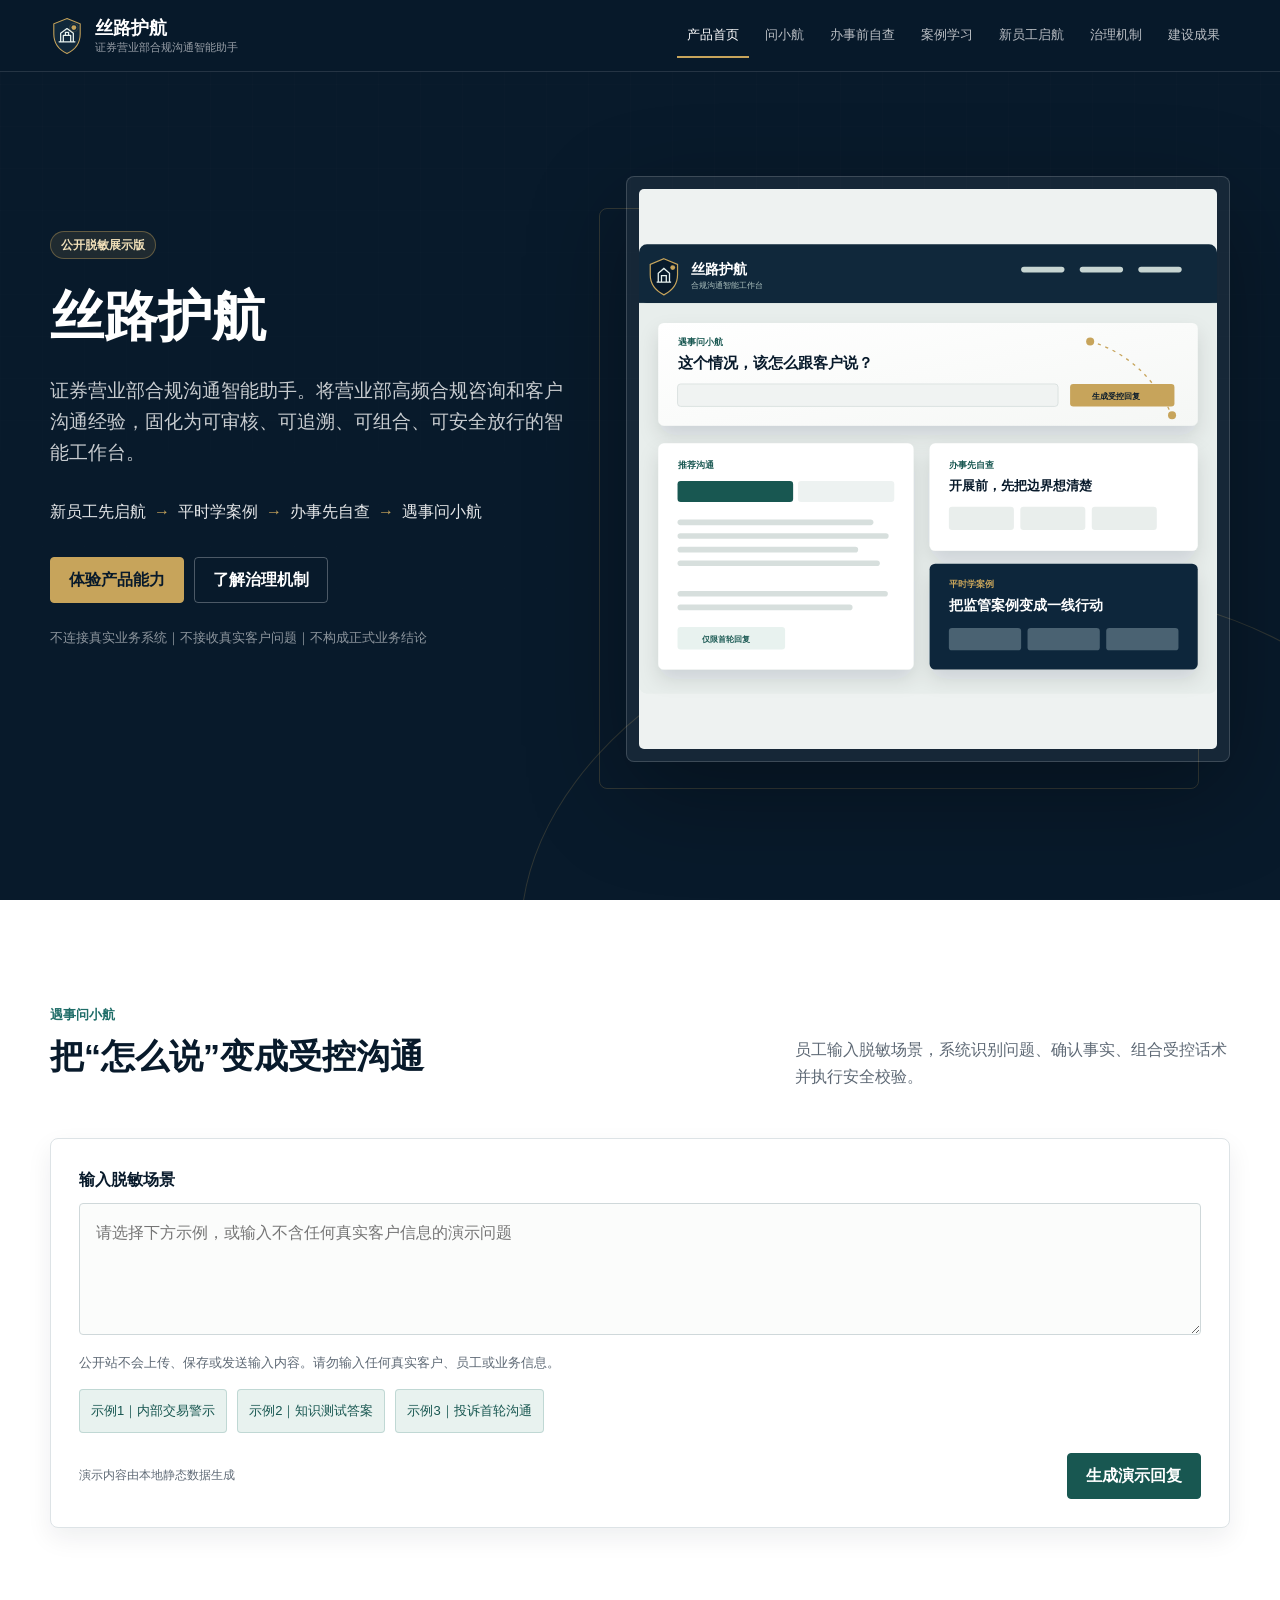
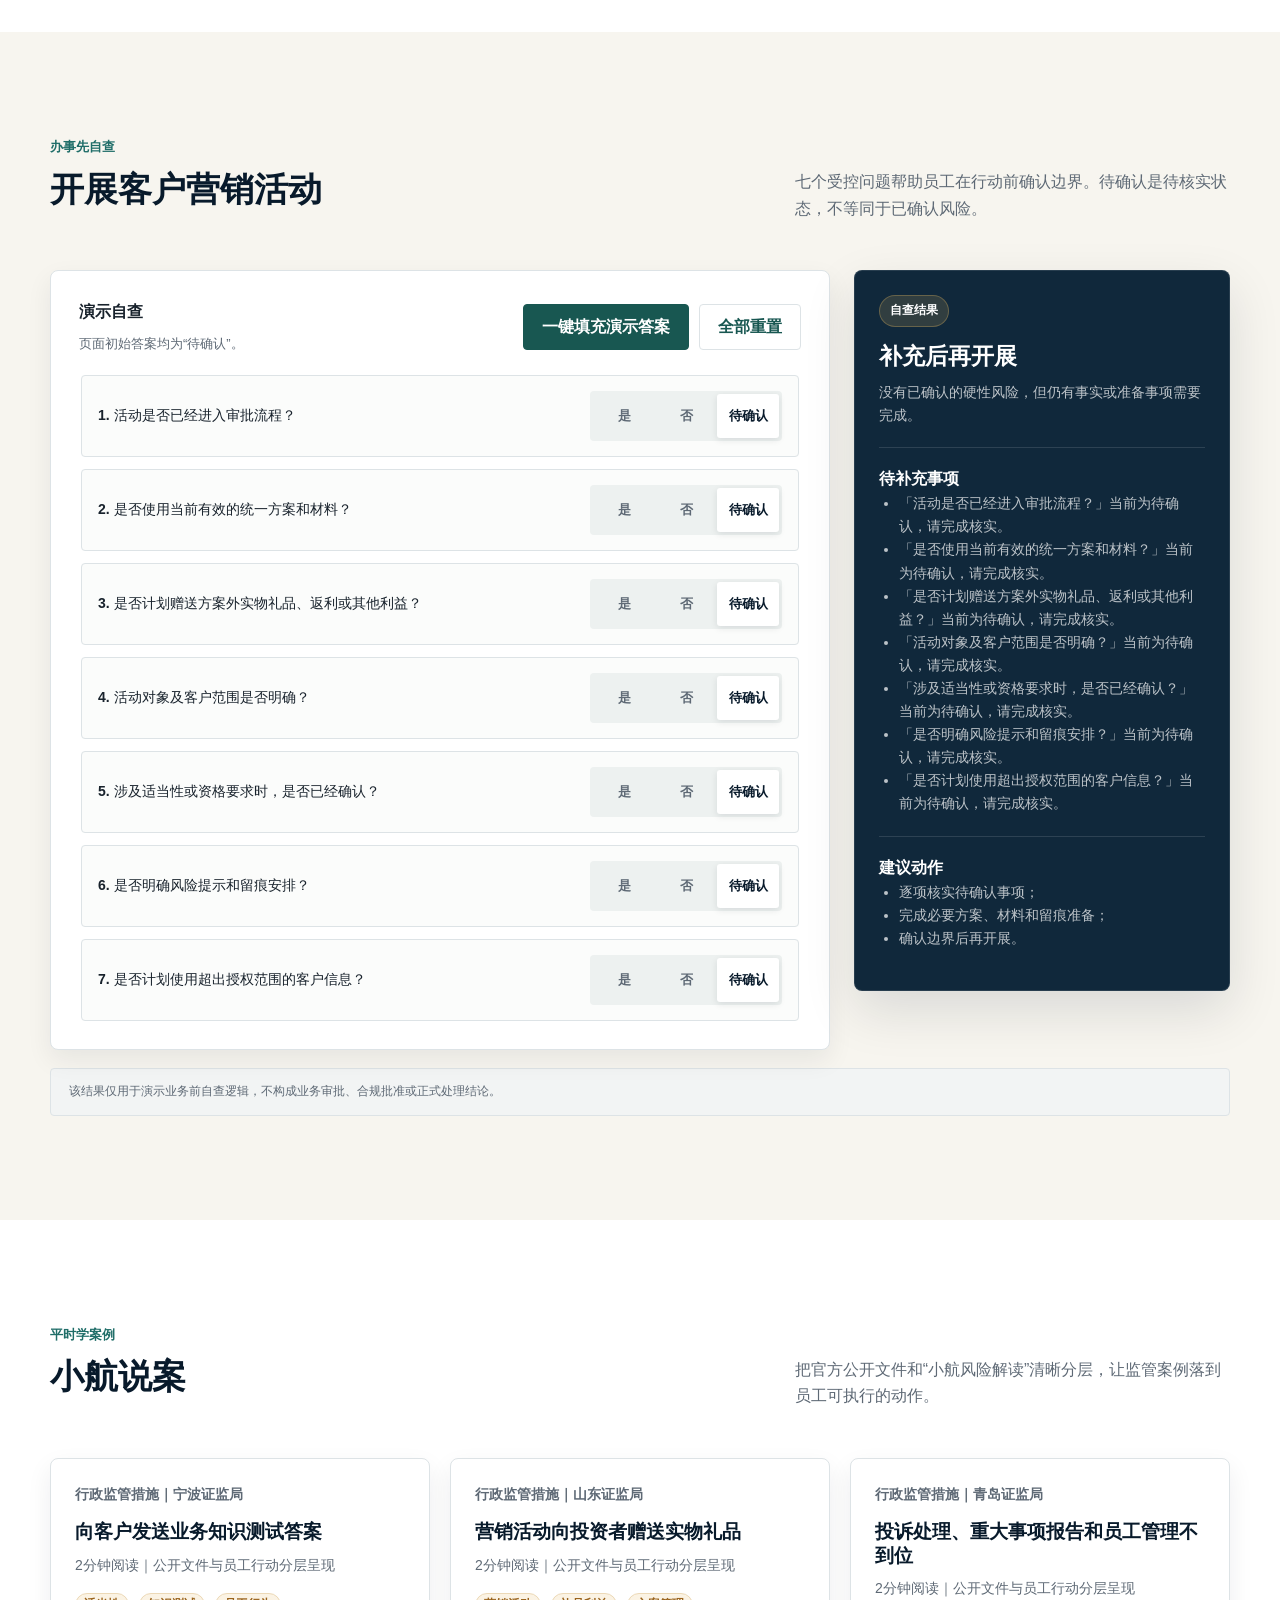
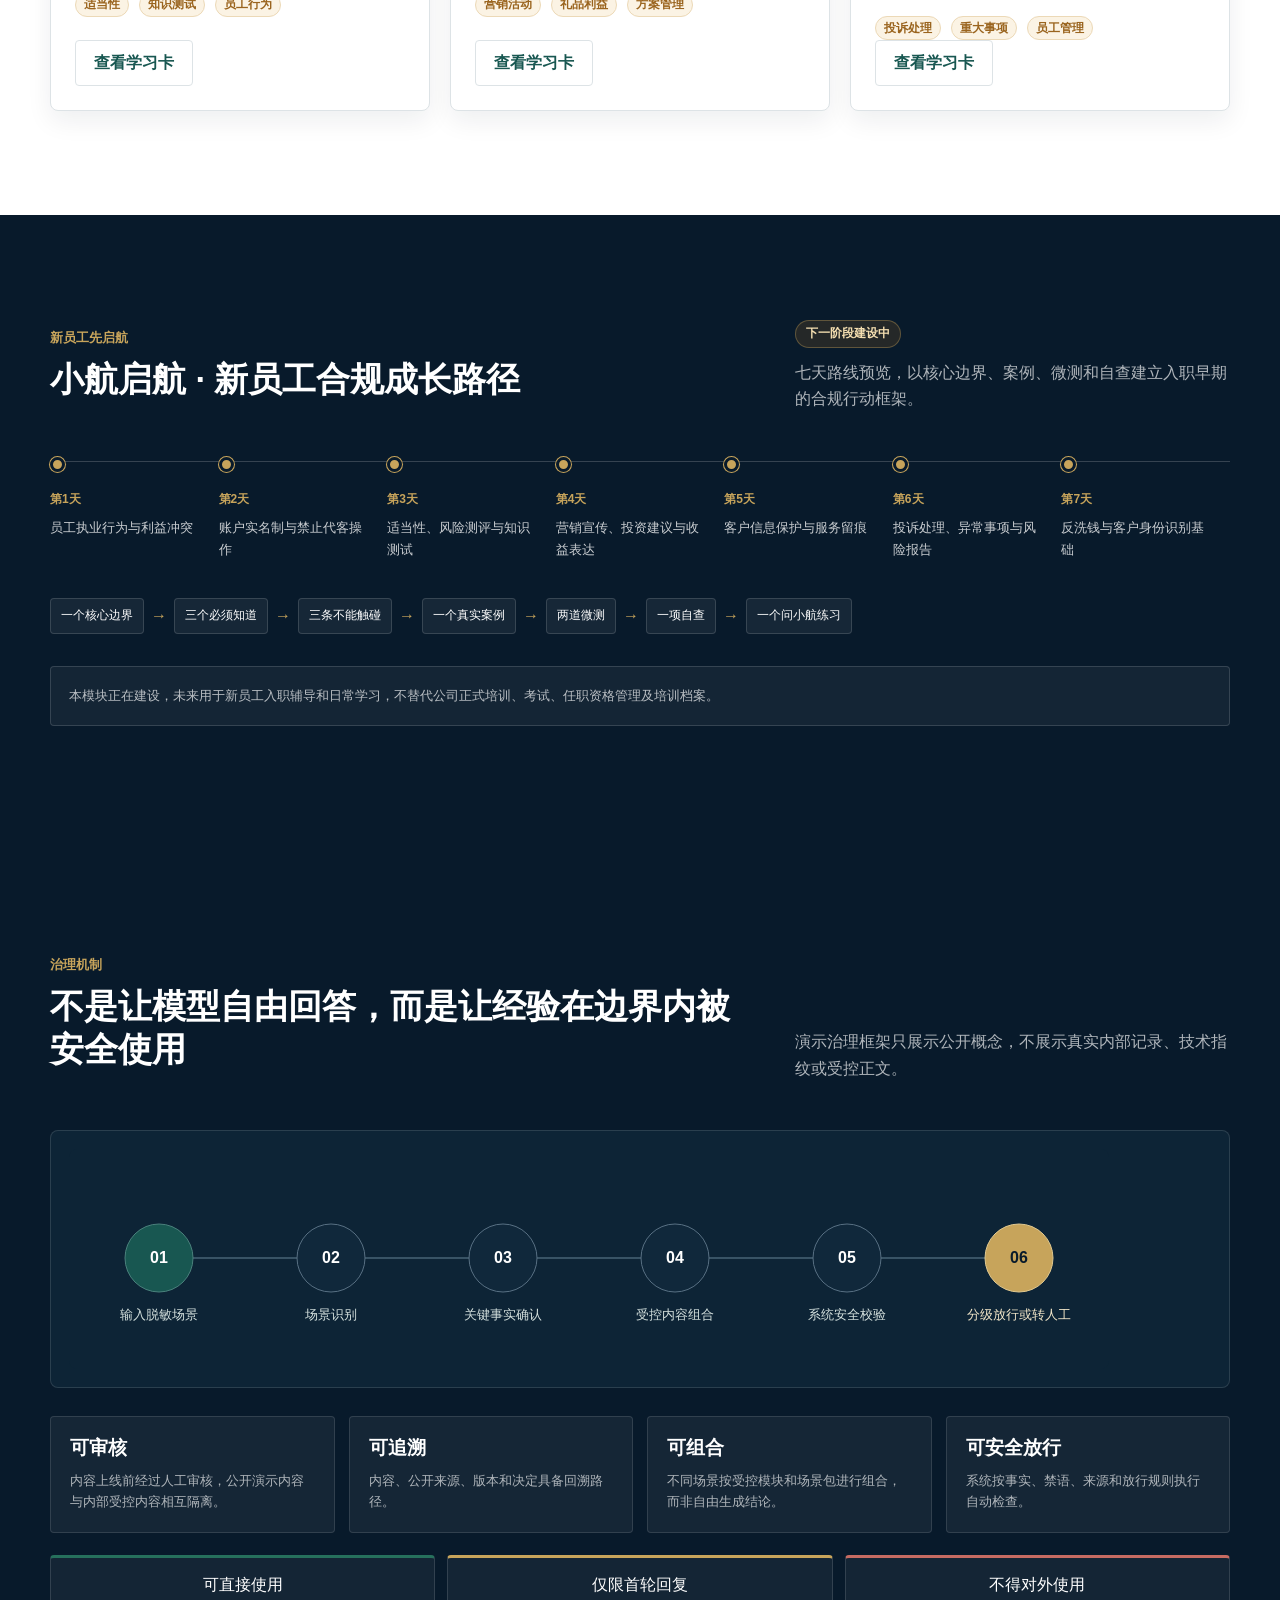
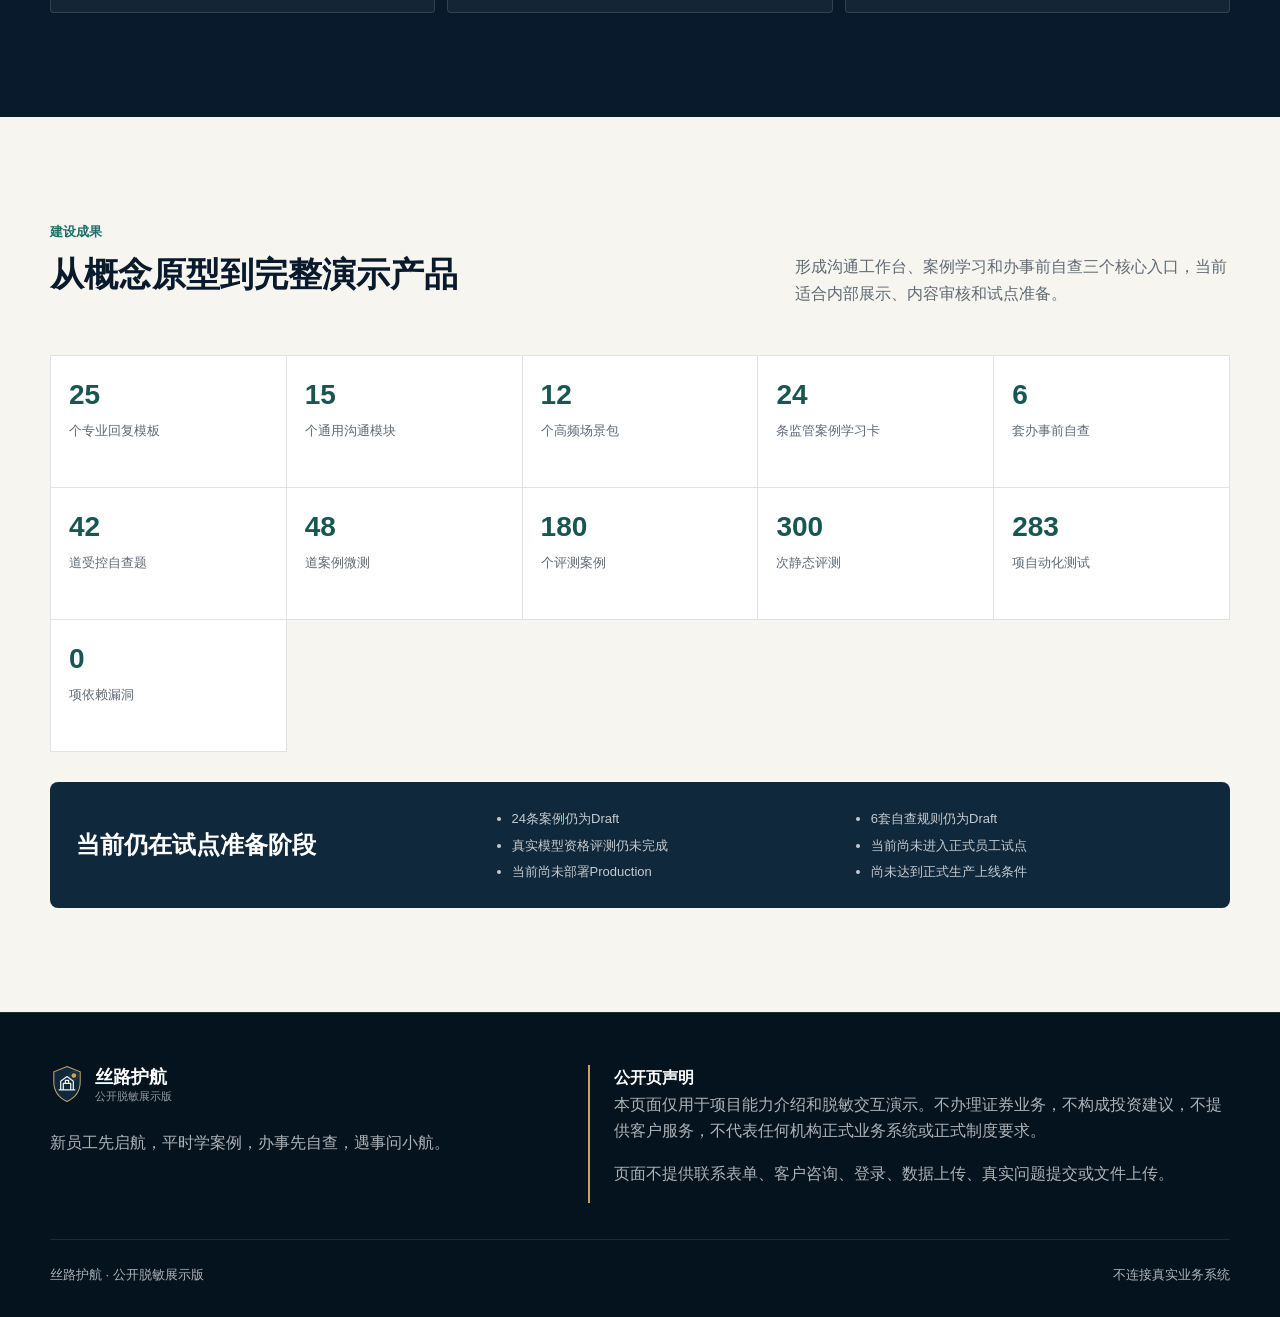
<file: site/index.html>
<!doctype html>
<html lang="zh-CN">
  <head>
    <meta charset="utf-8">
    <meta name="viewport" content="width=device-width, initial-scale=1">
    <meta name="robots" content="noindex,nofollow,noarchive">
    <meta
      name="description"
      content="将高频合规咨询和客户沟通经验，固化为可审核、可追溯、可组合、可安全放行的智能工作台。"
    >
    <meta name="theme-color" content="#081A2B">
    <title>丝路护航｜证券营业部合规沟通智能助手</title>
    <link rel="icon" href="assets/images/brand-mark.svg" type="image/svg+xml">
    <link rel="stylesheet" href="assets/css/tokens.css">
    <link rel="stylesheet" href="assets/css/base.css">
    <link rel="stylesheet" href="assets/css/layout.css">
    <link rel="stylesheet" href="assets/css/components.css">
    <link rel="stylesheet" href="assets/css/responsive.css">
  </head>
  <body>
    <a class="skip-link" href="#main-content">跳到主要内容</a>

    <header class="site-header">
      <div class="container nav-shell">
        <a class="brand" href="#home" aria-label="丝路护航产品首页">
          <img src="assets/images/brand-mark.svg" alt="">
          <span>
            <span class="brand-name">丝路护航</span>
            <span class="brand-subtitle">证券营业部合规沟通智能助手</span>
          </span>
        </a>

        <button
          class="menu-toggle"
          type="button"
          aria-label="打开主导航"
          aria-controls="main-nav"
          aria-expanded="false"
          data-menu-toggle
        >
          <span class="menu-toggle-lines" aria-hidden="true"></span>
        </button>

        <nav id="main-nav" class="main-nav" aria-label="主导航" data-main-nav>
          <a href="#home">产品首页</a>
          <a href="#assistant">问小航</a>
          <a href="#self-check">办事前自查</a>
          <a href="#cases">案例学习</a>
          <a href="#onboarding">新员工启航</a>
          <a href="#governance">治理机制</a>
          <a href="#outcomes">建设成果</a>
        </nav>
      </div>
    </header>

    <main id="main-content">
      <section id="home" class="hero" aria-labelledby="hero-title">
        <div class="container hero-grid">
          <div class="hero-copy">
            <span class="eyebrow">公开脱敏展示版</span>
            <h1 id="hero-title">丝路护航</h1>
            <p class="hero-lead">
              证券营业部合规沟通智能助手。将营业部高频合规咨询和客户沟通经验，固化为可审核、可追溯、可组合、可安全放行的智能工作台。
            </p>

            <div class="loop-line" aria-label="产品闭环">
              <span class="loop-step">新员工先启航</span>
              <span class="loop-step">平时学案例</span>
              <span class="loop-step">办事先自查</span>
              <span class="loop-step">遇事问小航</span>
            </div>

            <div class="hero-actions">
              <a class="button" href="#assistant">体验产品能力</a>
              <a class="button button--secondary" href="#governance">了解治理机制</a>
            </div>
            <p class="hero-note">不连接真实业务系统｜不接收真实客户问题｜不构成正式业务结论</p>
          </div>

          <div class="hero-visual">
            <div class="workbench-frame">
              <img
                src="assets/images/product-workbench.svg"
                alt="丝路护航工作台概念图，展示问小航、案例学习和办事前自查三个入口"
                width="720"
                height="560"
              >
            </div>
          </div>
        </div>
      </section>

      <section id="assistant" class="section section--white" aria-labelledby="assistant-title">
        <div class="container">
          <div class="section-heading">
            <div>
              <span class="section-kicker">遇事问小航</span>
              <h2 id="assistant-title">把“怎么说”变成受控沟通</h2>
            </div>
            <p>员工输入脱敏场景，系统识别问题、确认事实、组合受控话术并执行安全校验。</p>
          </div>

          <div class="demo-shell">
            <label class="form-label" for="assistant-question">输入脱敏场景</label>
            <textarea
              id="assistant-question"
              class="scenario-input"
              maxlength="500"
              placeholder="请选择下方示例，或输入不含任何真实客户信息的演示问题"
            ></textarea>
            <p class="form-hint">公开站不会上传、保存或发送输入内容。请勿输入任何真实客户、员工或业务信息。</p>
            <div id="assistant-examples" class="example-list" aria-label="脱敏示例问题"></div>

            <div class="form-actions">
              <span class="demo-disclosure">演示内容由本地静态数据生成</span>
              <button id="assistant-generate" class="button button--jade" type="button">生成演示回复</button>
            </div>

            <div id="assistant-loading" class="loading-state" role="status" hidden>
              <span class="loading-dot" aria-hidden="true"></span>
              <span class="loading-dot" aria-hidden="true"></span>
              <span class="loading-dot" aria-hidden="true"></span>
              <span>正在组合演示回复并执行本地安全校验</span>
            </div>

            <div
              id="assistant-result"
              class="assistant-result"
              tabindex="-1"
              aria-live="polite"
              hidden
            ></div>
          </div>
        </div>
      </section>

      <section id="self-check" class="section" aria-labelledby="self-check-title">
        <div class="container">
          <div class="section-heading">
            <div>
              <span class="section-kicker">办事先自查</span>
              <h2 id="self-check-title">开展客户营销活动</h2>
            </div>
            <p>七个受控问题帮助员工在行动前确认边界。待确认是待核实状态，不等同于已确认风险。</p>
          </div>

          <div class="check-layout">
            <form id="self-check-form" class="demo-shell">
              <div class="form-actions" style="margin-top: 0">
                <div>
                  <strong>演示自查</strong>
                  <p class="form-hint">页面初始答案均为“待确认”。</p>
                </div>
                <div class="inline-actions">
                  <button id="self-check-demo-fill" class="button button--jade" type="button">一键填充演示答案</button>
                  <button id="self-check-reset" class="button button--ghost" type="button">全部重置</button>
                </div>
              </div>
              <div id="self-check-questions" class="question-list"></div>
            </form>

            <aside
              id="self-check-result"
              class="check-result"
              tabindex="-1"
              aria-live="polite"
              aria-label="自查结果"
            ></aside>
          </div>

          <p class="fixed-disclaimer" style="margin-top: 18px; border-top: 1px solid var(--line); border-radius: var(--radius-sm)">
            该结果仅用于演示业务前自查逻辑，不构成业务审批、合规批准或正式处理结论。
          </p>
        </div>
      </section>

      <section id="cases" class="section section--white" aria-labelledby="cases-title">
        <div class="container">
          <div class="section-heading">
            <div>
              <span class="section-kicker">平时学案例</span>
              <h2 id="cases-title">小航说案</h2>
            </div>
            <p>把官方公开文件和“小航风险解读”清晰分层，让监管案例落到员工可执行的动作。</p>
          </div>

          <div id="case-grid" class="three-column"></div>
        </div>
      </section>

      <section id="onboarding" class="section section--ink" aria-labelledby="onboarding-title">
        <div class="container">
          <div class="section-heading">
            <div>
              <span class="section-kicker">新员工先启航</span>
              <h2 id="onboarding-title">小航启航 · 新员工合规成长路径</h2>
            </div>
            <div>
              <span class="status-chip status-chip--warning">下一阶段建设中</span>
              <p style="margin-top: 12px">七天路线预览，以核心边界、案例、微测和自查建立入职早期的合规行动框架。</p>
            </div>
          </div>

          <div id="onboarding-timeline" class="timeline" aria-label="七天学习路线"></div>

          <div class="learning-formula" aria-label="单日学习设计">
            <span>一个核心边界</span><b>→</b>
            <span>三个必须知道</span><b>→</b>
            <span>三条不能触碰</span><b>→</b>
            <span>一个真实案例</span><b>→</b>
            <span>两道微测</span><b>→</b>
            <span>一项自查</span><b>→</b>
            <span>一个问小航练习</span>
          </div>

          <p class="notice-box" style="margin-top: 32px; color: rgba(255,255,255,.7); background: rgba(255,255,255,.05); border-color: rgba(255,255,255,.14)">
            本模块正在建设，未来用于新员工入职辅导和日常学习，不替代公司正式培训、考试、任职资格管理及培训档案。
          </p>
        </div>
      </section>

      <section id="governance" class="section section--ink" aria-labelledby="governance-title">
        <div class="container">
          <div class="section-heading">
            <div>
              <span class="section-kicker">治理机制</span>
              <h2 id="governance-title">不是让模型自由回答，而是让经验在边界内被安全使用</h2>
            </div>
            <p>演示治理框架只展示公开概念，不展示真实内部记录、技术指纹或受控正文。</p>
          </div>

          <div class="governance-visual">
            <img
              src="assets/images/governance-flow.svg"
              alt="六步治理流程：输入脱敏场景、场景识别、关键事实确认、受控内容组合、系统安全校验、分级放行或转人工"
              width="1040"
              height="220"
            >
          </div>

          <div class="governance-grid">
            <article class="governance-card">
              <h3>可审核</h3>
              <p>内容上线前经过人工审核，公开演示内容与内部受控内容相互隔离。</p>
            </article>
            <article class="governance-card">
              <h3>可追溯</h3>
              <p>内容、公开来源、版本和决定具备回溯路径。</p>
            </article>
            <article class="governance-card">
              <h3>可组合</h3>
              <p>不同场景按受控模块和场景包进行组合，而非自由生成结论。</p>
            </article>
            <article class="governance-card">
              <h3>可安全放行</h3>
              <p>系统按事实、禁语、来源和放行规则执行自动检查。</p>
            </article>
          </div>

          <div class="release-row" aria-label="三种放行状态">
            <div class="release-state">可直接使用</div>
            <div class="release-state">仅限首轮回复</div>
            <div class="release-state">不得对外使用</div>
          </div>
        </div>
      </section>

      <section id="outcomes" class="section" aria-labelledby="outcomes-title">
        <div class="container">
          <div class="section-heading">
            <div>
              <span class="section-kicker">建设成果</span>
              <h2 id="outcomes-title">从概念原型到完整演示产品</h2>
            </div>
            <p>形成沟通工作台、案例学习和办事前自查三个核心入口，当前适合内部展示、内容审核和试点准备。</p>
          </div>

          <div class="metrics-grid" aria-label="当前建设成果数字">
            <div class="metric"><strong>25</strong><span>个专业回复模板</span></div>
            <div class="metric"><strong>15</strong><span>个通用沟通模块</span></div>
            <div class="metric"><strong>12</strong><span>个高频场景包</span></div>
            <div class="metric"><strong>24</strong><span>条监管案例学习卡</span></div>
            <div class="metric"><strong>6</strong><span>套办事前自查</span></div>
            <div class="metric"><strong>42</strong><span>道受控自查题</span></div>
            <div class="metric"><strong>48</strong><span>道案例微测</span></div>
            <div class="metric"><strong>180</strong><span>个评测案例</span></div>
            <div class="metric"><strong>300</strong><span>次静态评测</span></div>
            <div class="metric"><strong>283</strong><span>项自动化测试</span></div>
            <div class="metric"><strong>0</strong><span>项依赖漏洞</span></div>
          </div>

          <div class="limits-band">
            <h3>当前仍在试点准备阶段</h3>
            <ul>
              <li>24条案例仍为Draft</li>
              <li>6套自查规则仍为Draft</li>
              <li>真实模型资格评测仍未完成</li>
              <li>当前尚未进入正式员工试点</li>
              <li>当前尚未部署Production</li>
              <li>尚未达到正式生产上线条件</li>
            </ul>
          </div>
        </div>
      </section>
    </main>

    <footer class="site-footer">
      <div class="container">
        <div class="footer-grid">
          <div>
            <a class="brand" href="#home">
              <img src="assets/images/brand-mark.svg" alt="">
              <span>
                <span class="brand-name">丝路护航</span>
                <span class="brand-subtitle">公开脱敏展示版</span>
              </span>
            </a>
            <p style="margin-top: 18px">新员工先启航，平时学案例，办事先自查，遇事问小航。</p>
          </div>
          <div class="footer-disclaimer">
            <strong style="color: #fff">公开页声明</strong>
            <p>
              本页面仅用于项目能力介绍和脱敏交互演示。不办理证券业务，不构成投资建议，不提供客户服务，不代表任何机构正式业务系统或正式制度要求。
            </p>
            <p>页面不提供联系表单、客户咨询、登录、数据上传、真实问题提交或文件上传。</p>
          </div>
        </div>
        <div class="footer-bottom">
          <span>丝路护航 · 公开脱敏展示版</span>
          <span>不连接真实业务系统</span>
        </div>
      </div>
    </footer>

    <div id="case-modal-backdrop" class="modal-backdrop" hidden>
      <section
        id="case-modal"
        class="modal"
        role="dialog"
        aria-modal="true"
        aria-labelledby="case-modal-title"
      >
        <header class="modal-header">
          <h2 id="case-modal-title">案例学习卡</h2>
          <button id="case-modal-close" class="icon-button" type="button" aria-label="关闭案例学习卡">×</button>
        </header>
        <div id="case-modal-body" class="modal-body"></div>
      </section>
    </div>

    <script src="assets/js/data.js" defer></script>
    <script src="assets/js/navigation.js" defer></script>
    <script src="assets/js/assistant-demo.js" defer></script>
    <script src="assets/js/case-demo.js" defer></script>
    <script src="assets/js/self-check-demo.js" defer></script>
    <script src="assets/js/onboarding-demo.js" defer></script>
    <script src="assets/js/app.js" defer></script>
  </body>
</html>
</file>
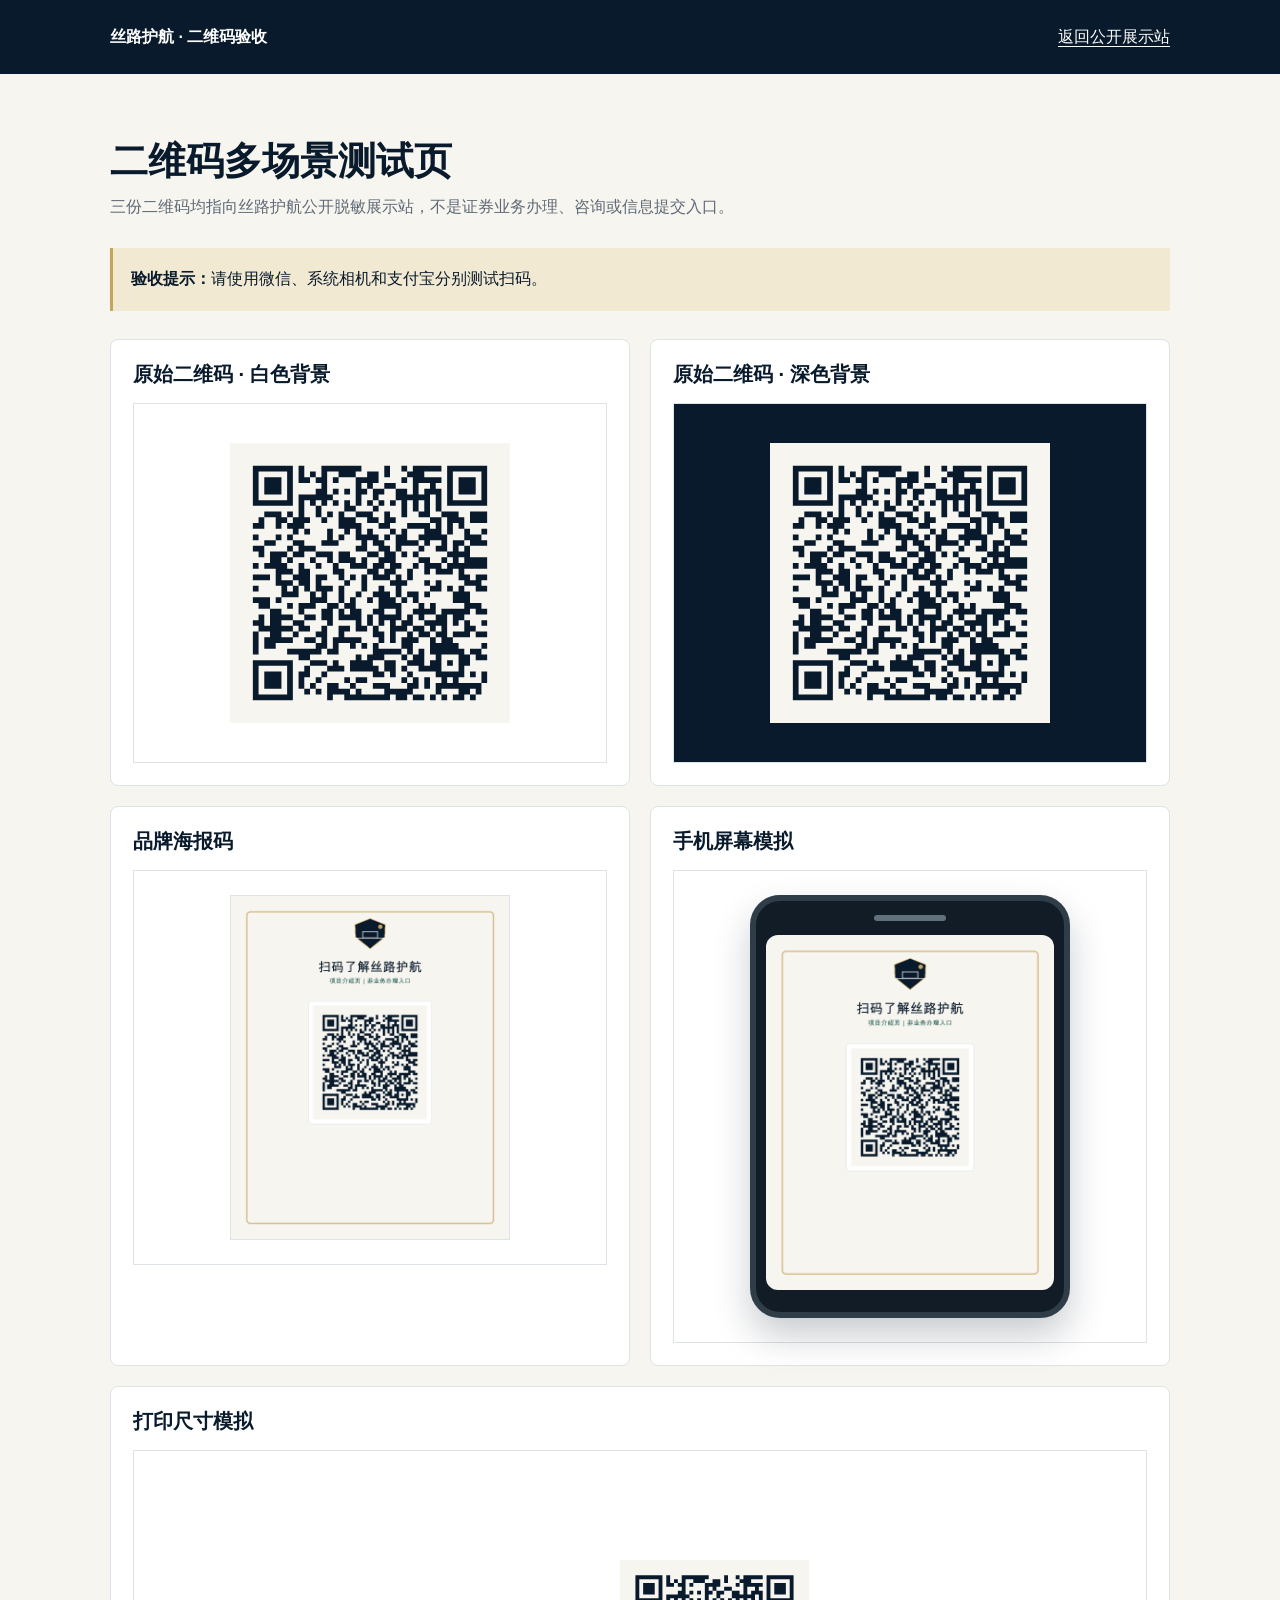
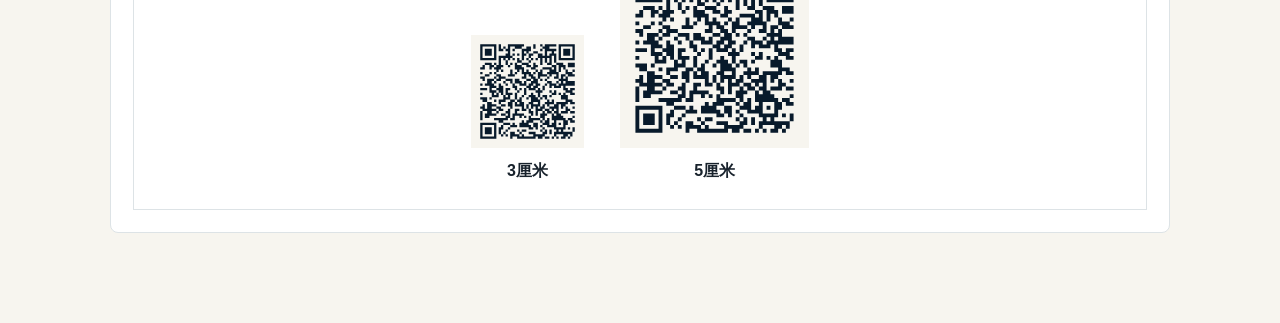
<file: site/qr-test/index.html>
<!doctype html>
<html lang="zh-CN">
  <head>
    <meta charset="utf-8">
    <meta name="viewport" content="width=device-width, initial-scale=1">
    <meta name="robots" content="noindex,nofollow,noarchive">
    <meta name="theme-color" content="#081A2B">
    <title>二维码验收｜丝路护航</title>
    <link rel="icon" href="../assets/images/brand-mark.svg" type="image/svg+xml">
    <link rel="stylesheet" href="../assets/css/tokens.css">
    <link rel="stylesheet" href="../assets/css/base.css">
    <style>
      body { background: var(--paper-50); }
      header { padding: 24px 0; color: #fff; background: var(--ink-950); }
      .wrap { width: min(calc(100% - 32px), 1060px); margin-inline: auto; }
      .topbar { display: flex; align-items: center; justify-content: space-between; gap: 18px; }
      .topbar a { color: #fff; }
      main { padding: 64px 0 90px; }
      h1 { margin-bottom: 8px; font-size: 38px; }
      .lead { max-width: 720px; color: var(--text-600); }
      .notice { margin: 28px 0; padding: 18px; color: var(--ink-950); background: var(--gold-100); border-left: 3px solid var(--gold-500); }
      .grid { display: grid; grid-template-columns: repeat(2, minmax(0, 1fr)); gap: 20px; }
      .test-card { min-width: 0; padding: 22px; background: #fff; border: 1px solid var(--line); border-radius: 8px; }
      .test-card h2 { font-size: 20px; }
      .stage { display: grid; min-height: 360px; place-items: center; margin-top: 14px; padding: 24px; background: #fff; border: 1px solid var(--line); }
      .stage--dark { background: var(--ink-950); }
      .stage img { width: min(280px, 100%); height: auto; }
      .poster { width: min(360px, 100%); border: 1px solid var(--line); }
      .print-row { display: flex; flex-wrap: wrap; align-items: end; justify-content: center; gap: 36px; }
      .print-sample { text-align: center; }
      .print-sample img { display: block; width: 3cm; margin: 0 auto 10px; }
      .print-sample--large img { width: 5cm; }
      .phone { width: min(320px, 100%); padding: 14px 10px 22px; background: #111c27; border: 6px solid #2f3d48; border-radius: 30px; box-shadow: 0 18px 36px rgba(8,26,43,.22); }
      .phone::before { display: block; width: 72px; height: 6px; margin: 0 auto 14px; content: ""; background: #60717d; border-radius: 999px; }
      .phone img { width: 100%; border-radius: 12px; }
      .full { grid-column: 1 / -1; }
      @media (max-width: 700px) {
        main { padding-top: 44px; }
        h1 { font-size: 30px; }
        .grid { grid-template-columns: 1fr; }
        .full { grid-column: auto; }
        .stage { min-height: 300px; padding: 16px; }
      }
    </style>
  </head>
  <body>
    <header>
      <div class="wrap topbar">
        <strong>丝路护航 · 二维码验收</strong>
        <a href="../">返回公开展示站</a>
      </div>
    </header>

    <main class="wrap">
      <h1>二维码多场景测试页</h1>
      <p class="lead">三份二维码均指向丝路护航公开脱敏展示站，不是证券业务办理、咨询或信息提交入口。</p>
      <p class="notice"><strong>验收提示：</strong>请使用微信、系统相机和支付宝分别测试扫码。</p>

      <div class="grid">
        <section class="test-card">
          <h2>原始二维码 · 白色背景</h2>
          <div class="stage">
            <img src="../assets/qr/silu-huhang-qr-core.svg" alt="丝路护航公开展示站原始二维码">
          </div>
        </section>

        <section class="test-card">
          <h2>原始二维码 · 深色背景</h2>
          <div class="stage stage--dark">
            <img src="../assets/qr/silu-huhang-qr-core.svg" alt="深色背景下的丝路护航公开展示站二维码">
          </div>
        </section>

        <section class="test-card">
          <h2>品牌海报码</h2>
          <div class="stage">
            <img class="poster" src="../assets/qr/silu-huhang-qr-poster.png" alt="带丝路护航品牌外框的展示站二维码海报">
          </div>
        </section>

        <section class="test-card">
          <h2>手机屏幕模拟</h2>
          <div class="stage">
            <div class="phone">
              <img src="../assets/qr/silu-huhang-qr-poster.png" alt="手机屏幕中的丝路护航品牌二维码">
            </div>
          </div>
        </section>

        <section class="test-card full">
          <h2>打印尺寸模拟</h2>
          <div class="stage print-row">
            <div class="print-sample">
              <img src="../assets/qr/silu-huhang-qr-core.svg" alt="3厘米打印尺寸二维码">
              <strong>3厘米</strong>
            </div>
            <div class="print-sample print-sample--large">
              <img src="../assets/qr/silu-huhang-qr-core.svg" alt="5厘米打印尺寸二维码">
              <strong>5厘米</strong>
            </div>
          </div>
        </section>
      </div>
    </main>
  </body>
</html>
</file>
<file: site/assets/css/tokens.css>
:root {
  --ink-950: #081a2b;
  --ink-900: #10283b;
  --jade-800: #185751;
  --jade-700: #1f6d68;
  --jade-100: #e8f2ef;
  --gold-500: #c7a45b;
  --gold-100: #f2e9d3;
  --paper-50: #f7f5ef;
  --surface: #ffffff;
  --text-900: #18222c;
  --text-600: #5e6975;
  --line: #dde3e6;
  --danger: #a33a32;
  --warning: #9a641e;
  --success: #26705c;
  --shadow-sm: 0 10px 26px rgba(8, 26, 43, 0.07);
  --shadow-md: 0 20px 52px rgba(8, 26, 43, 0.12);
  --radius-sm: 4px;
  --radius-md: 8px;
  --page-width: 1180px;
  --header-height: 72px;
  --font-sans: -apple-system, BlinkMacSystemFont, "Segoe UI", "PingFang SC",
    "Hiragino Sans GB", "Microsoft YaHei", sans-serif;
}
</file>
<file: site/assets/css/base.css>
* {
  box-sizing: border-box;
}

html {
  scroll-behavior: smooth;
  scroll-padding-top: calc(var(--header-height) + 20px);
}

body {
  margin: 0;
  overflow-x: hidden;
  color: var(--text-900);
  background: var(--paper-50);
  font-family: var(--font-sans);
  line-height: 1.65;
  letter-spacing: 0;
  text-rendering: optimizeLegibility;
  -webkit-font-smoothing: antialiased;
}

body.modal-open {
  overflow: hidden;
}

button,
textarea,
input {
  font: inherit;
}

button,
a {
  -webkit-tap-highlight-color: transparent;
}

button {
  color: inherit;
}

a {
  color: var(--jade-800);
  text-underline-offset: 4px;
}

img,
svg {
  display: block;
  max-width: 100%;
}

h1,
h2,
h3,
p,
ul,
ol {
  margin-top: 0;
}

h1,
h2,
h3 {
  color: var(--ink-950);
  line-height: 1.25;
  letter-spacing: 0;
}

h1 {
  margin-bottom: 24px;
  font-size: 54px;
  font-weight: 700;
}

h2 {
  margin-bottom: 16px;
  font-size: 34px;
  font-weight: 700;
}

h3 {
  margin-bottom: 10px;
  font-size: 19px;
  font-weight: 700;
}

p {
  margin-bottom: 16px;
}

button:focus-visible,
a:focus-visible,
textarea:focus-visible,
input:focus-visible,
[tabindex]:focus-visible {
  outline: 3px solid rgba(199, 164, 91, 0.72);
  outline-offset: 3px;
}

.skip-link {
  position: fixed;
  z-index: 1200;
  top: 10px;
  left: 10px;
  padding: 10px 16px;
  color: var(--ink-950);
  background: var(--surface);
  border: 1px solid var(--gold-500);
  transform: translateY(-150%);
}

.skip-link:focus {
  transform: translateY(0);
}

.sr-only {
  position: absolute;
  width: 1px;
  height: 1px;
  padding: 0;
  margin: -1px;
  overflow: hidden;
  clip: rect(0, 0, 0, 0);
  white-space: nowrap;
  border: 0;
}

[hidden] {
  display: none !important;
}

@media (prefers-reduced-motion: reduce) {
  *,
  *::before,
  *::after {
    scroll-behavior: auto !important;
    animation-duration: 0.01ms !important;
    animation-iteration-count: 1 !important;
    transition-duration: 0.01ms !important;
  }
}
</file>
<file: site/assets/css/layout.css>
.container {
  width: min(calc(100% - 48px), var(--page-width));
  margin-inline: auto;
}

.site-header {
  position: fixed;
  z-index: 900;
  top: 0;
  right: 0;
  left: 0;
  height: var(--header-height);
  color: #fff;
  background: rgba(8, 26, 43, 0.96);
  border-bottom: 1px solid rgba(255, 255, 255, 0.12);
  backdrop-filter: blur(14px);
}

.nav-shell {
  display: flex;
  align-items: center;
  justify-content: space-between;
  height: 100%;
  gap: 24px;
}

.main-nav {
  display: flex;
  align-items: center;
  gap: 6px;
}

.hero {
  position: relative;
  min-height: 900px;
  padding: 126px 0 64px;
  overflow: hidden;
  color: rgba(255, 255, 255, 0.88);
  background: var(--ink-950);
}

.hero::before {
  position: absolute;
  inset: 0;
  content: "";
  opacity: 0.42;
  background-image:
    linear-gradient(rgba(255, 255, 255, 0.025) 1px, transparent 1px),
    linear-gradient(90deg, rgba(255, 255, 255, 0.025) 1px, transparent 1px);
  background-size: 42px 42px;
  mask-image: linear-gradient(to bottom, #000, transparent 86%);
}

.hero::after {
  position: absolute;
  right: -160px;
  bottom: -310px;
  width: 920px;
  height: 620px;
  content: "";
  border: 1px solid rgba(199, 164, 91, 0.2);
  border-radius: 50%;
  transform: rotate(-8deg);
}

.hero-grid {
  position: relative;
  z-index: 1;
  display: grid;
  grid-template-columns: minmax(0, 0.92fr) minmax(500px, 1.08fr);
  align-items: center;
  min-height: 685px;
  gap: 62px;
}

.hero-copy {
  padding-bottom: 42px;
}

.hero-copy h1 {
  max-width: 620px;
  color: #fff;
}

.hero-lead {
  max-width: 590px;
  margin-bottom: 26px;
  color: rgba(255, 255, 255, 0.78);
  font-size: 19px;
}

.hero-visual {
  position: relative;
}

.section {
  position: relative;
  padding: 104px 0;
}

.section--white {
  background: var(--surface);
}

.section--ink {
  color: rgba(255, 255, 255, 0.78);
  background: var(--ink-950);
}

.section--ink h2,
.section--ink h3 {
  color: #fff;
}

.section-heading {
  display: grid;
  grid-template-columns: minmax(0, 0.86fr) minmax(320px, 0.55fr);
  align-items: end;
  margin-bottom: 44px;
  gap: 64px;
}

.section-heading p {
  margin-bottom: 4px;
  color: var(--text-600);
}

.section--ink .section-heading p {
  color: rgba(255, 255, 255, 0.68);
}

.section-kicker {
  display: block;
  margin-bottom: 10px;
  color: var(--jade-700);
  font-size: 13px;
  font-weight: 700;
}

.section--ink .section-kicker {
  color: var(--gold-500);
}

.two-column {
  display: grid;
  grid-template-columns: repeat(2, minmax(0, 1fr));
  gap: 24px;
}

.three-column {
  display: grid;
  grid-template-columns: repeat(3, minmax(0, 1fr));
  gap: 20px;
}

.site-footer {
  padding: 52px 0 32px;
  color: rgba(255, 255, 255, 0.68);
  background: #05131f;
  border-top: 1px solid rgba(255, 255, 255, 0.1);
}

.footer-grid {
  display: grid;
  grid-template-columns: minmax(240px, 0.85fr) minmax(0, 1.15fr);
  gap: 64px;
}

.footer-disclaimer {
  padding-left: 24px;
  border-left: 2px solid var(--gold-500);
}

.footer-bottom {
  display: flex;
  justify-content: space-between;
  margin-top: 36px;
  padding-top: 24px;
  border-top: 1px solid rgba(255, 255, 255, 0.1);
  font-size: 13px;
}
</file>
<file: site/assets/css/components.css>
.brand {
  display: inline-flex;
  align-items: center;
  min-width: max-content;
  color: #fff;
  text-decoration: none;
  gap: 11px;
}

.brand img {
  width: 34px;
  height: 38px;
}

.brand-name {
  display: block;
  font-size: 18px;
  font-weight: 750;
  line-height: 1.15;
}

.brand-subtitle {
  display: block;
  margin-top: 4px;
  color: rgba(255, 255, 255, 0.58);
  font-size: 11px;
  line-height: 1;
}

.main-nav a {
  display: inline-flex;
  align-items: center;
  min-height: 44px;
  padding: 0 10px;
  color: rgba(255, 255, 255, 0.72);
  font-size: 13px;
  text-decoration: none;
  border-bottom: 2px solid transparent;
}

.main-nav a:hover,
.main-nav a[aria-current="true"] {
  color: #fff;
  border-bottom-color: var(--gold-500);
}

.menu-toggle {
  display: none;
  align-items: center;
  justify-content: center;
  width: 44px;
  height: 44px;
  padding: 0;
  color: #fff;
  background: transparent;
  border: 1px solid rgba(255, 255, 255, 0.2);
  border-radius: var(--radius-sm);
  cursor: pointer;
}

.menu-toggle-lines,
.menu-toggle-lines::before,
.menu-toggle-lines::after {
  width: 19px;
  height: 2px;
  background: currentColor;
}

.menu-toggle-lines {
  position: relative;
}

.menu-toggle-lines::before,
.menu-toggle-lines::after {
  position: absolute;
  left: 0;
  content: "";
}

.menu-toggle-lines::before {
  top: -6px;
}

.menu-toggle-lines::after {
  top: 6px;
}

.eyebrow,
.status-chip,
.meta-chip,
.risk-tag {
  display: inline-flex;
  align-items: center;
  width: fit-content;
  min-height: 28px;
  padding: 4px 10px;
  border-radius: 999px;
  font-size: 12px;
  font-weight: 700;
  line-height: 1.25;
}

.eyebrow {
  margin-bottom: 24px;
  color: #f0dfb8;
  background: rgba(199, 164, 91, 0.12);
  border: 1px solid rgba(199, 164, 91, 0.4);
}

.status-chip {
  color: var(--jade-800);
  background: var(--jade-100);
  border: 1px solid rgba(31, 109, 104, 0.18);
}

.status-chip--warning {
  color: #f4deb0;
  background: rgba(154, 100, 30, 0.2);
  border-color: rgba(199, 164, 91, 0.36);
}

.meta-chip,
.risk-tag {
  color: var(--text-600);
  background: #f3f5f5;
  border: 1px solid var(--line);
}

.risk-tag {
  min-height: 24px;
  padding: 3px 8px;
  color: var(--warning);
  background: #fbf3e4;
  border-color: #ecd9b7;
}

.hero-actions,
.inline-actions,
.chip-row,
.card-meta,
.example-list {
  display: flex;
  flex-wrap: wrap;
  align-items: center;
  gap: 10px;
}

.button {
  display: inline-flex;
  align-items: center;
  justify-content: center;
  min-height: 46px;
  padding: 0 18px;
  color: var(--ink-950);
  background: var(--gold-500);
  border: 1px solid var(--gold-500);
  border-radius: var(--radius-sm);
  font-weight: 750;
  text-decoration: none;
  cursor: pointer;
  transition: background 160ms ease, border-color 160ms ease, transform 160ms ease;
}

.button:hover {
  background: #d5b66f;
  border-color: #d5b66f;
  transform: translateY(-1px);
}

.button--secondary {
  color: #fff;
  background: transparent;
  border-color: rgba(255, 255, 255, 0.28);
}

.button--secondary:hover {
  background: rgba(255, 255, 255, 0.08);
  border-color: rgba(255, 255, 255, 0.45);
}

.button--jade {
  color: #fff;
  background: var(--jade-800);
  border-color: var(--jade-800);
}

.button--jade:hover {
  background: var(--jade-700);
  border-color: var(--jade-700);
}

.button--ghost {
  color: var(--jade-800);
  background: #fff;
  border-color: var(--line);
}

.button--ghost:hover {
  background: var(--jade-100);
  border-color: rgba(31, 109, 104, 0.32);
}

.button[disabled] {
  opacity: 0.55;
  cursor: not-allowed;
  transform: none;
}

.loop-line {
  display: flex;
  flex-wrap: wrap;
  margin: 30px 0 32px;
  color: rgba(255, 255, 255, 0.9);
  gap: 8px;
}

.loop-step {
  display: inline-flex;
  align-items: center;
  gap: 8px;
}

.loop-step:not(:last-child)::after {
  color: var(--gold-500);
  content: "→";
}

.hero-note {
  margin-top: 24px;
  color: rgba(255, 255, 255, 0.54);
  font-size: 13px;
}

.workbench-frame {
  position: relative;
  padding: 12px;
  background: rgba(255, 255, 255, 0.06);
  border: 1px solid rgba(255, 255, 255, 0.16);
  border-radius: var(--radius-md);
  box-shadow: 0 32px 100px rgba(0, 0, 0, 0.32);
}

.workbench-frame::before {
  position: absolute;
  z-index: -1;
  top: 31px;
  right: 30px;
  bottom: -28px;
  left: -28px;
  content: "";
  border: 1px solid rgba(199, 164, 91, 0.22);
  border-radius: var(--radius-md);
}

.workbench-frame img {
  width: 100%;
  background: #eef2f1;
  border-radius: 5px;
}

.card,
.demo-shell,
.result-panel {
  background: var(--surface);
  border: 1px solid var(--line);
  border-radius: var(--radius-md);
  box-shadow: var(--shadow-sm);
}

.demo-shell {
  padding: 28px;
}

.card {
  padding: 24px;
}

.card--flat {
  box-shadow: none;
}

.form-label {
  display: block;
  margin-bottom: 10px;
  color: var(--ink-950);
  font-weight: 750;
}

.form-hint {
  margin: 8px 0 0;
  color: var(--text-600);
  font-size: 13px;
}

.scenario-input {
  width: 100%;
  min-height: 132px;
  padding: 16px;
  resize: vertical;
  color: var(--text-900);
  background: #fbfcfb;
  border: 1px solid #cfd8da;
  border-radius: var(--radius-sm);
}

.scenario-input:focus {
  background: #fff;
  border-color: var(--jade-700);
}

.example-list {
  margin-top: 16px;
}

.example-button {
  min-height: 44px;
  padding: 7px 11px;
  color: var(--jade-800);
  background: var(--jade-100);
  border: 1px solid rgba(31, 109, 104, 0.2);
  border-radius: var(--radius-sm);
  font-size: 13px;
  text-align: left;
  cursor: pointer;
}

.example-button:hover {
  background: #dcece8;
}

.form-actions {
  display: flex;
  align-items: center;
  justify-content: space-between;
  margin-top: 20px;
  gap: 16px;
}

.demo-disclosure {
  color: var(--text-600);
  font-size: 12px;
}

.loading-state {
  display: flex;
  align-items: center;
  min-height: 86px;
  margin-top: 20px;
  padding: 20px;
  color: var(--jade-800);
  background: var(--jade-100);
  border-radius: var(--radius-sm);
  gap: 12px;
}

.loading-dot {
  width: 8px;
  height: 8px;
  background: var(--jade-700);
  border-radius: 50%;
  animation: pulse 800ms infinite alternate;
}

.loading-dot:nth-child(2) {
  animation-delay: 160ms;
}

.loading-dot:nth-child(3) {
  animation-delay: 320ms;
}

@keyframes pulse {
  to {
    opacity: 0.3;
    transform: translateY(-4px);
  }
}

.assistant-result {
  margin-top: 24px;
}

.result-banner {
  display: flex;
  align-items: flex-start;
  justify-content: space-between;
  padding: 18px 20px;
  color: #fff;
  background: var(--ink-900);
  border-radius: var(--radius-md) var(--radius-md) 0 0;
  gap: 20px;
}

.result-banner strong {
  display: block;
}

.result-banner p {
  margin: 3px 0 0;
  color: rgba(255, 255, 255, 0.7);
  font-size: 13px;
}

.result-grid {
  display: grid;
  grid-template-columns: repeat(2, minmax(0, 1fr));
  background: #fff;
  border: 1px solid var(--line);
  border-top: 0;
}

.result-cell {
  min-width: 0;
  padding: 20px;
  border-bottom: 1px solid var(--line);
}

.result-cell:nth-child(odd) {
  border-right: 1px solid var(--line);
}

.result-cell h3 {
  font-size: 15px;
}

.result-cell p,
.result-cell ul {
  margin-bottom: 0;
  color: var(--text-600);
  font-size: 14px;
}

.script-panel {
  grid-column: 1 / -1;
  padding: 20px;
  border-bottom: 1px solid var(--line);
}

.tab-list {
  display: flex;
  width: fit-content;
  margin-bottom: 14px;
  padding: 3px;
  background: #eef2f1;
  border-radius: var(--radius-sm);
}

.tab-button {
  min-width: 108px;
  min-height: 44px;
  padding: 7px 12px;
  color: var(--text-600);
  background: transparent;
  border: 0;
  border-radius: 3px;
  font-weight: 700;
  cursor: pointer;
}

.tab-button[aria-selected="true"] {
  color: var(--ink-950);
  background: #fff;
  box-shadow: 0 2px 8px rgba(8, 26, 43, 0.1);
}

.script-copy {
  min-height: 112px;
  margin: 0;
  padding: 17px;
  color: var(--text-900);
  background: #f8f9f7;
  border-left: 3px solid var(--gold-500);
}

.fixed-disclaimer {
  margin: 0;
  padding: 13px 18px;
  color: var(--text-600);
  background: #f2f4f4;
  border: 1px solid var(--line);
  border-top: 0;
  border-radius: 0 0 var(--radius-md) var(--radius-md);
  font-size: 12px;
}

.check-layout {
  display: grid;
  grid-template-columns: minmax(0, 1.35fr) minmax(310px, 0.65fr);
  align-items: start;
  gap: 24px;
}

.question-list {
  display: grid;
  gap: 12px;
  margin-top: 20px;
}

.question-row {
  display: grid;
  grid-template-columns: minmax(0, 1fr) auto;
  align-items: center;
  min-width: 0;
  padding: 15px 16px;
  background: #fbfcfb;
  border: 1px solid var(--line);
  border-radius: var(--radius-sm);
  gap: 18px;
}

.question-row p {
  margin: 0;
  color: var(--text-900);
  font-size: 14px;
}

.answer-group {
  display: flex;
  padding: 3px;
  background: #edf1f0;
  border-radius: var(--radius-sm);
}

.answer-option {
  position: relative;
}

.answer-option input {
  position: absolute;
  opacity: 0;
  pointer-events: none;
}

.answer-option label {
  display: flex;
  align-items: center;
  justify-content: center;
  min-width: 62px;
  min-height: 44px;
  padding: 5px 10px;
  color: var(--text-600);
  border-radius: 3px;
  font-size: 13px;
  font-weight: 700;
  cursor: pointer;
}

.answer-option input:checked + label {
  color: var(--ink-950);
  background: #fff;
  box-shadow: 0 2px 7px rgba(8, 26, 43, 0.1);
}

.answer-option input:focus-visible + label {
  outline: 3px solid rgba(199, 164, 91, 0.72);
  outline-offset: 2px;
}

.check-result {
  position: sticky;
  top: calc(var(--header-height) + 20px);
  min-height: 320px;
  padding: 24px;
  background: var(--ink-900);
  border: 1px solid rgba(255, 255, 255, 0.1);
  border-radius: var(--radius-md);
  box-shadow: var(--shadow-md);
}

.check-result h3 {
  color: #fff;
  font-size: 23px;
}

.check-result p,
.check-result li {
  color: rgba(255, 255, 255, 0.72);
  font-size: 14px;
}

.check-result strong {
  color: #fff;
}

.check-result ul {
  padding-left: 20px;
}

.outcome-label {
  display: inline-flex;
  align-items: center;
  min-height: 31px;
  margin-bottom: 15px;
  padding: 5px 10px;
  color: #fff;
  background: rgba(199, 164, 91, 0.18);
  border: 1px solid rgba(199, 164, 91, 0.36);
  border-radius: 999px;
  font-size: 12px;
  font-weight: 750;
}

.result-block {
  margin-top: 20px;
  padding-top: 18px;
  border-top: 1px solid rgba(255, 255, 255, 0.12);
}

.case-card {
  display: flex;
  flex-direction: column;
  min-height: 100%;
}

.case-card .button {
  width: fit-content;
  margin-top: auto;
}

.case-card p {
  color: var(--text-600);
  font-size: 14px;
}

.case-source {
  margin-bottom: 14px;
  color: var(--jade-800);
  font-size: 12px;
  font-weight: 700;
}

.modal-backdrop {
  position: fixed;
  z-index: 1100;
  inset: 0;
  display: grid;
  place-items: center;
  padding: 24px;
  background: rgba(3, 14, 24, 0.72);
}

.modal {
  position: relative;
  width: min(820px, 100%);
  max-height: min(86vh, 820px);
  overflow-y: auto;
  background: #fff;
  border-radius: var(--radius-md);
  box-shadow: 0 30px 100px rgba(0, 0, 0, 0.35);
}

.modal-header {
  position: sticky;
  z-index: 2;
  top: 0;
  display: flex;
  align-items: flex-start;
  justify-content: space-between;
  padding: 23px 24px 17px;
  background: #fff;
  border-bottom: 1px solid var(--line);
  gap: 20px;
}

.modal-header h2 {
  margin: 0;
  font-size: 24px;
}

.icon-button {
  display: inline-flex;
  flex: 0 0 auto;
  align-items: center;
  justify-content: center;
  width: 44px;
  height: 44px;
  padding: 0;
  color: var(--ink-950);
  background: #f1f4f3;
  border: 1px solid var(--line);
  border-radius: var(--radius-sm);
  font-size: 24px;
  cursor: pointer;
}

.modal-body {
  padding: 24px;
}

.source-fact,
.interpretation,
.quiz-box,
.notice-box {
  margin-bottom: 20px;
  padding: 18px;
  border-radius: var(--radius-sm);
}

.source-fact {
  background: #f1f4f4;
  border-left: 3px solid var(--ink-900);
}

.interpretation {
  background: var(--jade-100);
  border-left: 3px solid var(--jade-700);
}

.quiz-box {
  background: var(--gold-100);
  border: 1px solid #e5d3ad;
}

.notice-box {
  color: var(--text-600);
  background: #f7f7f4;
  border: 1px solid var(--line);
  font-size: 13px;
}

.list-columns {
  display: grid;
  grid-template-columns: repeat(3, minmax(0, 1fr));
  gap: 18px;
}

.list-columns ul {
  margin-bottom: 0;
  padding-left: 18px;
  color: var(--text-600);
  font-size: 14px;
}

.quiz-options {
  display: grid;
  gap: 8px;
}

.quiz-option {
  display: flex;
  align-items: flex-start;
  min-height: 44px;
  padding: 10px 12px;
  background: rgba(255, 255, 255, 0.7);
  border: 1px solid rgba(154, 100, 30, 0.22);
  border-radius: var(--radius-sm);
  gap: 9px;
  cursor: pointer;
}

.quiz-feedback {
  min-height: 26px;
  margin: 10px 0 0;
  font-weight: 700;
}

.timeline {
  display: grid;
  grid-template-columns: repeat(7, minmax(0, 1fr));
  margin-top: 34px;
  border-top: 1px solid rgba(255, 255, 255, 0.18);
}

.timeline-item {
  position: relative;
  padding: 28px 16px 0 0;
}

.timeline-item::before {
  position: absolute;
  top: -5px;
  left: 0;
  width: 9px;
  height: 9px;
  content: "";
  background: var(--gold-500);
  border: 3px solid var(--ink-950);
  border-radius: 50%;
  box-shadow: 0 0 0 1px var(--gold-500);
}

.timeline-day {
  display: block;
  margin-bottom: 8px;
  color: var(--gold-500);
  font-size: 12px;
  font-weight: 750;
}

.timeline-item p {
  margin: 0;
  color: rgba(255, 255, 255, 0.78);
  font-size: 13px;
}

.learning-formula {
  display: flex;
  flex-wrap: wrap;
  align-items: center;
  margin-top: 38px;
  gap: 7px;
}

.learning-formula span {
  display: inline-flex;
  align-items: center;
  min-height: 36px;
  padding: 6px 10px;
  color: #fff;
  background: rgba(255, 255, 255, 0.06);
  border: 1px solid rgba(255, 255, 255, 0.14);
  border-radius: var(--radius-sm);
  font-size: 12px;
}

.learning-formula b {
  color: var(--gold-500);
}

.governance-visual {
  padding: 18px;
  background: #0d2436;
  border: 1px solid rgba(255, 255, 255, 0.12);
  border-radius: var(--radius-md);
}

.governance-grid {
  display: grid;
  grid-template-columns: repeat(4, minmax(0, 1fr));
  margin-top: 28px;
  gap: 14px;
}

.governance-card {
  padding: 19px;
  background: rgba(255, 255, 255, 0.055);
  border: 1px solid rgba(255, 255, 255, 0.12);
  border-radius: var(--radius-sm);
}

.governance-card p {
  margin: 0;
  color: rgba(255, 255, 255, 0.66);
  font-size: 13px;
}

.release-row {
  display: grid;
  grid-template-columns: repeat(3, minmax(0, 1fr));
  margin-top: 22px;
  gap: 12px;
}

.release-state {
  padding: 14px;
  color: #fff;
  background: rgba(255, 255, 255, 0.05);
  border: 1px solid rgba(255, 255, 255, 0.13);
  border-top: 3px solid var(--success);
  border-radius: var(--radius-sm);
  text-align: center;
}

.release-state:nth-child(2) {
  border-top-color: var(--gold-500);
}

.release-state:nth-child(3) {
  border-top-color: #c56b62;
}

.metrics-grid {
  display: grid;
  grid-template-columns: repeat(5, minmax(0, 1fr));
  border-top: 1px solid var(--line);
  border-left: 1px solid var(--line);
}

.metric {
  min-height: 132px;
  padding: 22px 18px;
  background: #fff;
  border-right: 1px solid var(--line);
  border-bottom: 1px solid var(--line);
}

.metric strong {
  display: block;
  color: var(--jade-800);
  font-size: 28px;
  line-height: 1.2;
}

.metric span {
  display: block;
  margin-top: 8px;
  color: var(--text-600);
  font-size: 13px;
}

.limits-band {
  display: grid;
  grid-template-columns: 0.7fr 1.3fr;
  align-items: center;
  margin-top: 30px;
  padding: 26px;
  color: rgba(255, 255, 255, 0.76);
  background: var(--ink-900);
  border-radius: var(--radius-md);
  gap: 32px;
}

.limits-band h3 {
  margin: 0;
  color: #fff;
  font-size: 24px;
}

.limits-band ul {
  display: grid;
  grid-template-columns: repeat(2, minmax(0, 1fr));
  margin: 0;
  padding-left: 20px;
  gap: 5px 26px;
  font-size: 13px;
}
</file>
<file: site/assets/css/responsive.css>
@media (max-width: 1100px) {
  h1 {
    font-size: 46px;
  }

  .main-nav a {
    padding-inline: 7px;
    font-size: 12px;
  }

  .hero-grid {
    grid-template-columns: minmax(0, 0.9fr) minmax(430px, 1.1fr);
    gap: 38px;
  }

  .timeline {
    grid-template-columns: repeat(4, minmax(0, 1fr));
    row-gap: 28px;
  }

  .metrics-grid {
    grid-template-columns: repeat(4, minmax(0, 1fr));
  }
}

@media (max-width: 900px) {
  :root {
    --header-height: 66px;
  }

  h1 {
    font-size: 42px;
  }

  h2 {
    font-size: 30px;
  }

  .menu-toggle {
    display: inline-flex;
  }

  .main-nav {
    position: absolute;
    top: var(--header-height);
    right: 0;
    left: 0;
    display: none;
    align-items: stretch;
    padding: 10px 24px 18px;
    background: var(--ink-950);
    border-bottom: 1px solid rgba(255, 255, 255, 0.12);
    box-shadow: 0 16px 28px rgba(0, 0, 0, 0.22);
  }

  .main-nav.is-open {
    display: grid;
    grid-template-columns: repeat(2, minmax(0, 1fr));
  }

  .main-nav a {
    padding-inline: 12px;
    font-size: 14px;
    border: 1px solid transparent;
  }

  .hero {
    min-height: auto;
    padding-top: 112px;
  }

  .hero-grid {
    grid-template-columns: 1fr;
    min-height: auto;
    gap: 16px;
  }

  .hero-copy {
    padding-bottom: 22px;
  }

  .hero-copy h1,
  .hero-lead {
    max-width: 760px;
  }

  .hero-visual {
    width: min(680px, 96%);
    margin-inline: auto;
  }

  .section-heading {
    grid-template-columns: 1fr;
    gap: 8px;
  }

  .check-layout {
    grid-template-columns: 1fr;
  }

  .check-result {
    position: static;
  }

  .three-column,
  .governance-grid {
    grid-template-columns: repeat(2, minmax(0, 1fr));
  }

  .list-columns {
    grid-template-columns: 1fr;
  }

  .footer-grid {
    gap: 32px;
  }
}

@media (max-width: 700px) {
  .container {
    width: min(calc(100% - 32px), var(--page-width));
  }

  h1 {
    font-size: 37px;
  }

  h2 {
    font-size: 28px;
  }

  .brand-subtitle {
    display: none;
  }

  .section {
    padding: 76px 0;
  }

  .hero {
    padding-bottom: 48px;
  }

  .loop-line {
    display: grid;
    grid-template-columns: repeat(2, minmax(0, 1fr));
  }

  .loop-step {
    min-height: 40px;
    padding: 6px 10px;
    background: rgba(255, 255, 255, 0.05);
    border: 1px solid rgba(255, 255, 255, 0.1);
    border-radius: var(--radius-sm);
  }

  .loop-step::after {
    display: none;
  }

  .demo-shell,
  .card {
    padding: 20px;
  }

  .form-actions,
  .result-banner,
  .question-row {
    align-items: stretch;
    flex-direction: column;
  }

  .form-actions,
  .result-banner {
    display: flex;
  }

  .result-grid {
    grid-template-columns: 1fr;
  }

  .result-cell:nth-child(odd) {
    border-right: 0;
  }

  .question-row {
    display: flex;
  }

  .answer-group {
    display: grid;
    grid-template-columns: repeat(3, minmax(0, 1fr));
  }

  .answer-option label {
    min-width: 0;
  }

  .three-column,
  .two-column,
  .governance-grid,
  .release-row,
  .footer-grid {
    grid-template-columns: 1fr;
  }

  .timeline {
    grid-template-columns: repeat(2, minmax(0, 1fr));
  }

  .metrics-grid {
    grid-template-columns: repeat(2, minmax(0, 1fr));
  }

  .limits-band {
    grid-template-columns: 1fr;
    gap: 18px;
  }

  .limits-band ul {
    grid-template-columns: 1fr;
  }

  .footer-disclaimer {
    padding-left: 16px;
  }

  .footer-bottom {
    display: grid;
    gap: 8px;
  }
}

@media (max-width: 430px) {
  .container {
    width: min(calc(100% - 24px), var(--page-width));
  }

  h1 {
    font-size: 32px;
  }

  h2 {
    font-size: 25px;
  }

  .brand img {
    width: 30px;
    height: 34px;
  }

  .brand-name {
    font-size: 16px;
  }

  .main-nav {
    padding-inline: 12px;
  }

  .main-nav.is-open {
    grid-template-columns: 1fr;
    max-height: calc(100vh - var(--header-height));
    overflow-y: auto;
  }

  .hero {
    padding-top: 96px;
  }

  .hero-actions,
  .inline-actions {
    display: grid;
    grid-template-columns: 1fr;
  }

  .button {
    width: 100%;
  }

  .hero-note {
    margin-top: 18px;
  }

  .demo-shell,
  .card,
  .modal-body {
    padding: 16px;
  }

  .example-list {
    display: grid;
  }

  .example-button {
    width: 100%;
  }

  .tab-list {
    display: grid;
    grid-template-columns: repeat(2, minmax(0, 1fr));
    width: 100%;
  }

  .tab-button {
    min-width: 0;
  }

  .timeline,
  .metrics-grid {
    grid-template-columns: 1fr;
  }

  .modal-backdrop {
    align-items: end;
    padding: 0;
  }

  .modal {
    max-height: 94vh;
    border-radius: var(--radius-md) var(--radius-md) 0 0;
  }

  .modal-header {
    padding: 17px 16px;
  }
}
</file>
